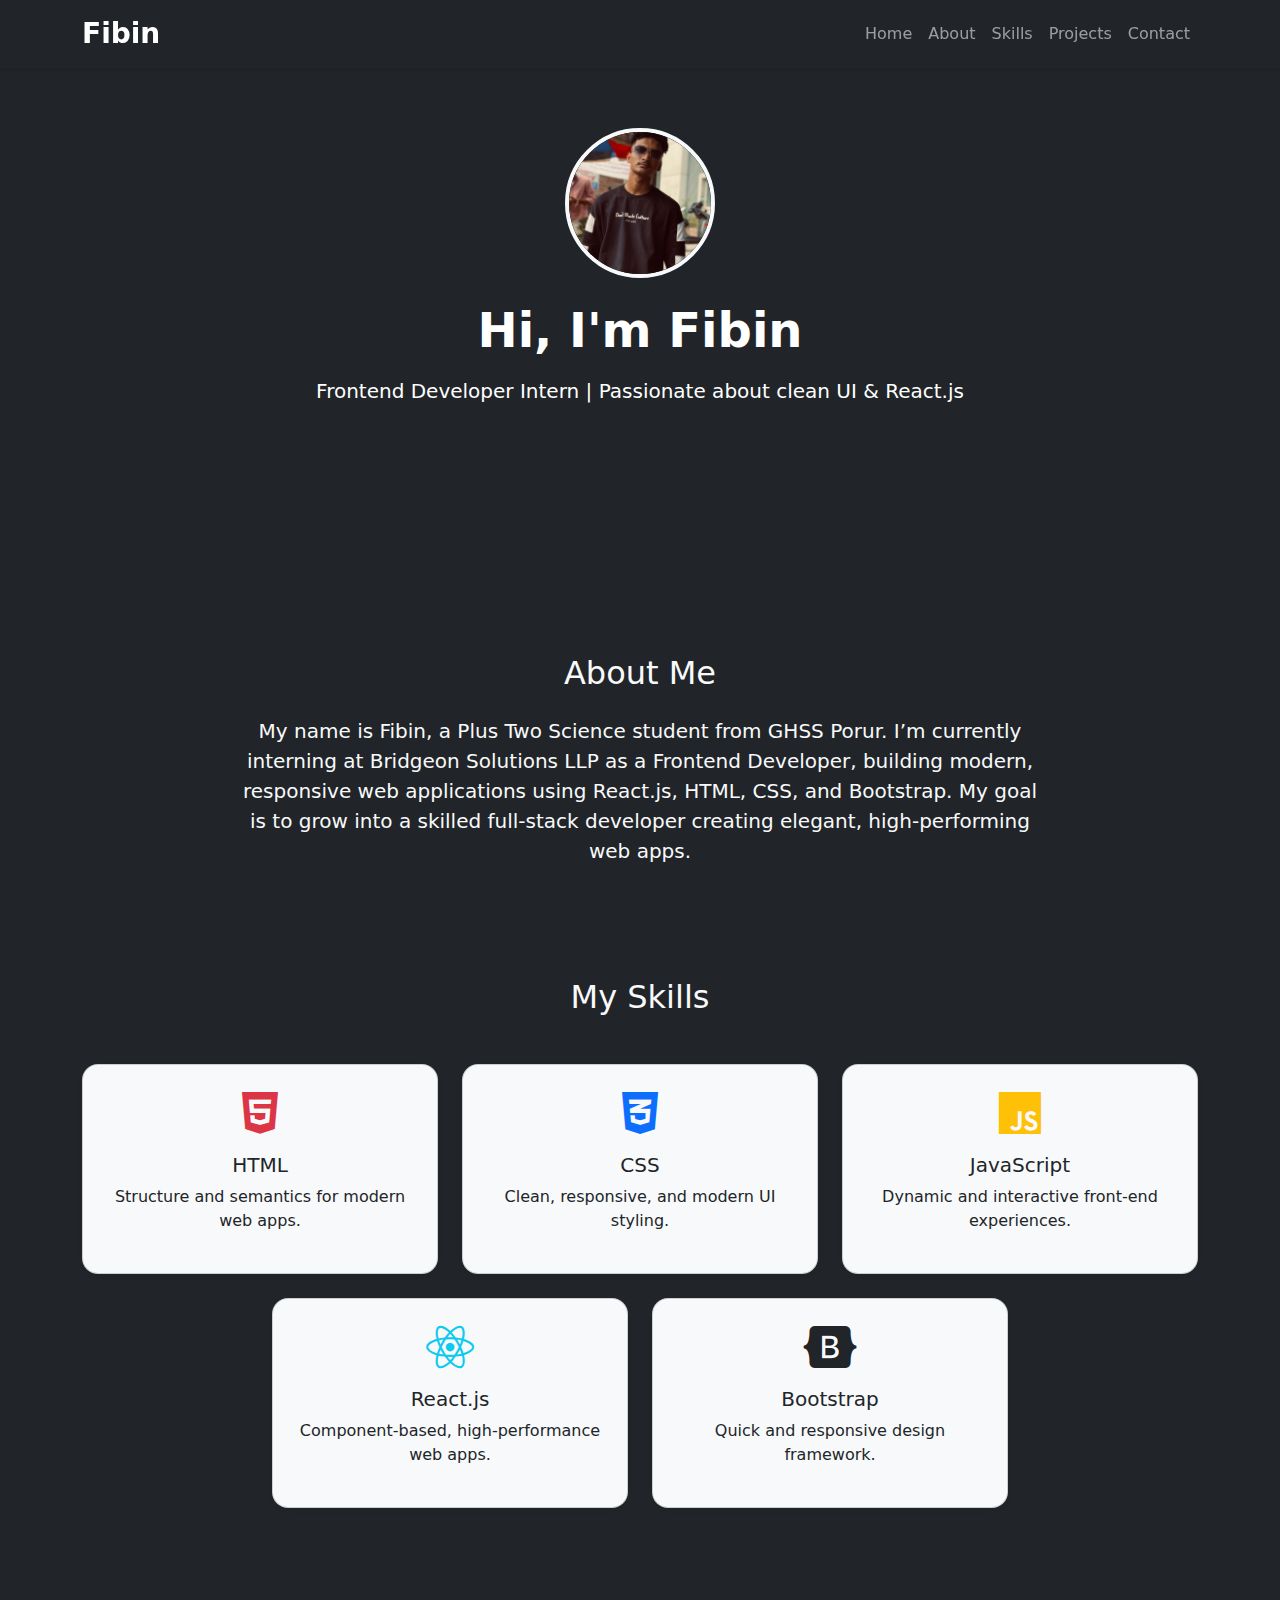
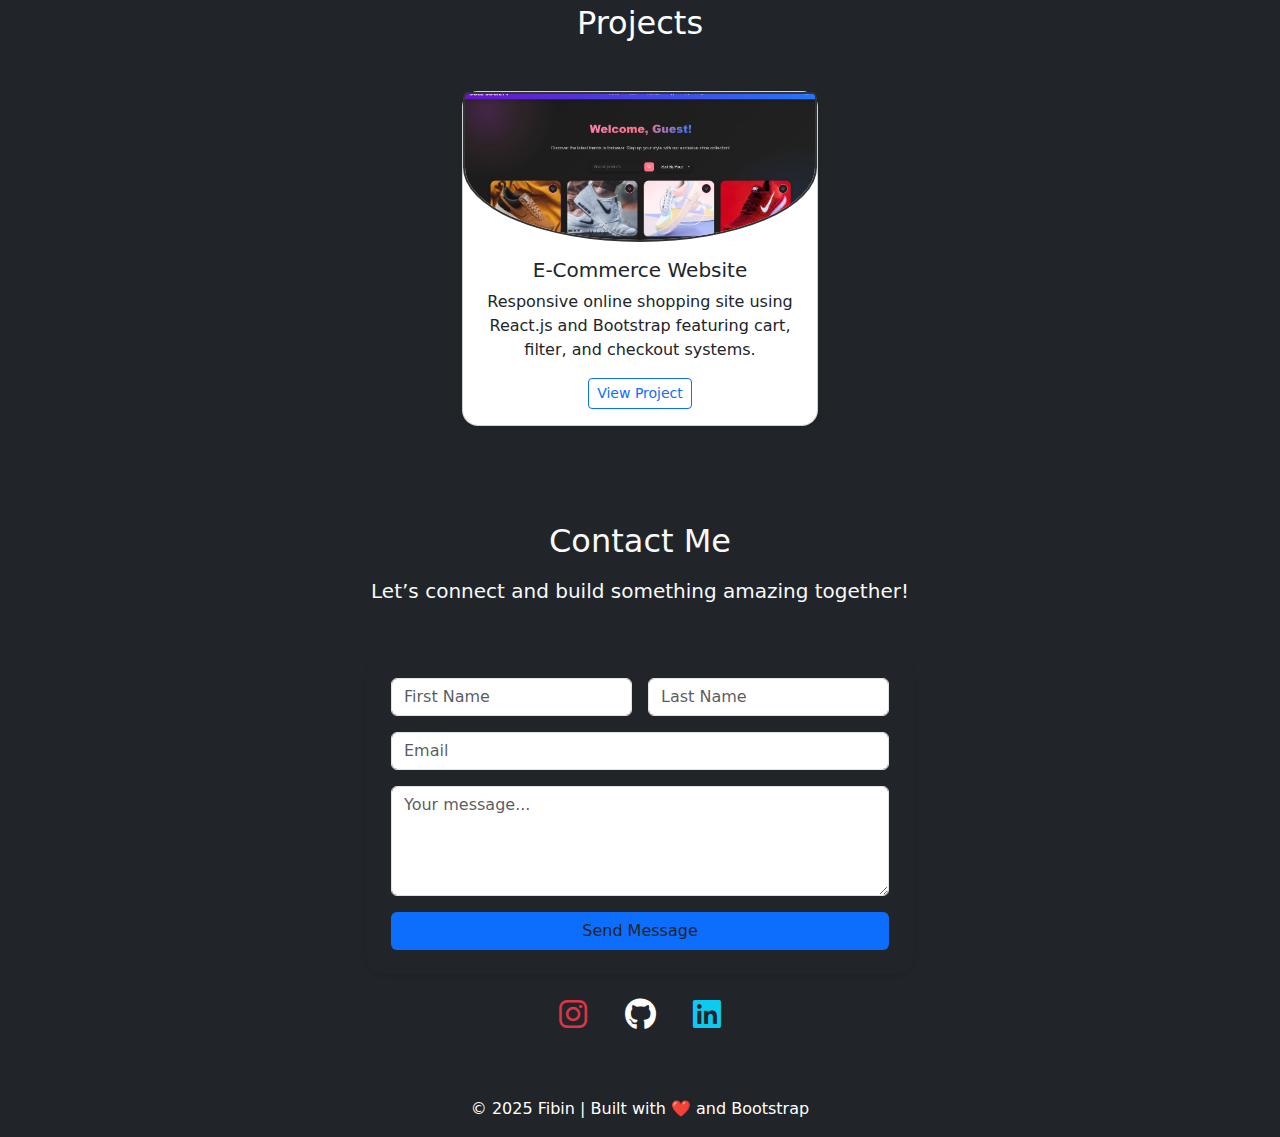
<file: index.html>
<!DOCTYPE html>
<html lang="en">
<head>
  <meta charset="UTF-8" />
  <meta name="viewport" content="width=device-width, initial-scale=1.0" />
  <title>Fibin | Frontend Developer</title>

  <!-- Bootstrap -->
  <link href="https://cdn.jsdelivr.net/npm/bootstrap@5.3.3/dist/css/bootstrap.min.css" rel="stylesheet">

  <!-- Font Awesome -->
  <link rel="stylesheet" href="https://cdnjs.cloudflare.com/ajax/libs/font-awesome/6.7.2/css/all.min.css" />

  <!-- Google Font -->
  <link href="https://fonts.googleapis.com/css2?family=Poppins:wght@300;400;600;700&display=swap" rel="stylesheet">

  <!-- Custom CSS -->
  <link rel="stylesheet" href="style.css">
  <link rel="icon" type="image/png" href="WhatsApp Image 2025-05-02 at 15.07.00_23ce9467.jpg">
</head>

<body>
  <!-- Navbar -->
  <nav class="navbar navbar-expand-lg navbar-dark bg-dark shadow-sm fixed-top">
    <div class="container">
      <a class="navbar-brand fw-bold fs-3" href="#">Fibin</a>
      <button class="navbar-toggler" data-bs-toggle="collapse" data-bs-target="#menu">
        <span class="navbar-toggler-icon"></span>
      </button>
      <div class="collapse navbar-collapse justify-content-end" id="menu">
        <ul class="navbar-nav">
          <li class="nav-item"><a class="nav-link" href="#hero">Home</a></li>
          <li class="nav-item"><a class="nav-link" href="#about">About</a></li>
          <li class="nav-item"><a class="nav-link" href="#skills">Skills</a></li>
          <li class="nav-item"><a class="nav-link" href="#projects">Projects</a></li>
          <li class="nav-item"><a class="nav-link" href="#contact">Contact</a></li>
        </ul>
      </div>
    </div>
  </nav>

  <!-- Hero Section -->
  <section id="hero" class="d-flex align-items-center text-center bg-dark text-white" style="padding:8rem 0;">
    <div class="container">
      <img src="WhatsApp Image 2025-05-02 at 15.07.00_23ce9467.jpg" width="160" class="rounded-circle border border-4 border-light mb-4" alt="Fibin">
      <h1 class="display-5 fw-bold mb-3">Hi, I'm <span class="text-accent">Fibin</span></h1>
      <p class="lead mb-4">Frontend Developer Intern | Passionate about clean UI & React.js</p>
      <a href="#projects" class="btn btn-accent btn-lg">View My Work</a>
    </div>
  </section>

  <!-- About Section -->
  <section id="about" class="py-5 bg-dark text-light">
    <div class="container text-center">
      <h2 class="section-title text-accent mb-4">About Me</h2>
      <p class="lead mx-auto" style="max-width:800px;">
        My name is <strong>Fibin</strong>, a Plus Two Science student from GHSS Porur. I’m currently interning at <strong>Bridgeon Solutions LLP</strong> as a Frontend Developer, building modern, responsive web applications using <strong>React.js, HTML, CSS, and Bootstrap</strong>. My goal is to grow into a skilled full-stack developer creating elegant, high-performing web apps.
      </p>
    </div>
  </section>

 <!-- Skills Section -->
<section id="skills" class="py-5 bg-dark text-light">
  <div class="container text-center">
    <h2 class="section-title text-accent mb-5">My Skills</h2>
    <div class="row g-4 justify-content-center">
      
      <div class="col-sm-6 col-md-4">
        <div class="card bg-light text-dark p-4 shadow-sm rounded-4 h-100">
          <i class="fa-brands fa-html5 fa-3x text-danger mb-3"></i>
          <h5>HTML</h5>
          <p>Structure and semantics for modern web apps.</p>
        </div>
      </div>

      <div class="col-sm-6 col-md-4">
        <div class="card bg-light text-dark p-4 shadow-sm rounded-4 h-100">
          <i class="fa-brands fa-css3-alt fa-3x text-primary mb-3"></i>
          <h5>CSS</h5>
          <p>Clean, responsive, and modern UI styling.</p>
        </div>
      </div>

      <div class="col-sm-6 col-md-4">
        <div class="card bg-light text-dark p-4 shadow-sm rounded-4 h-100">
          <i class="fa-brands fa-js fa-3x text-warning mb-3"></i>
          <h5>JavaScript</h5>
          <p>Dynamic and interactive front-end experiences.</p>
        </div>
      </div>

      <div class="col-sm-6 col-md-4">
        <div class="card bg-light text-dark p-4 shadow-sm rounded-4 h-100">
          <i class="fa-brands fa-react fa-3x text-info mb-3"></i>
          <h5>React.js</h5>
          <p>Component-based, high-performance web apps.</p>
        </div>
      </div>

      <div class="col-sm-6 col-md-4">
        <div class="card bg-light text-dark p-4 shadow-sm rounded-4 h-100">
          <i class="fa-brands fa-bootstrap fa-3x text-purple mb-3"></i>
          <h5>Bootstrap</h5>
          <p>Quick and responsive design framework.</p>
        </div>
      </div>

    </div>
  </div>
</section>


  <!-- Projects Section -->
  <section id="projects" class="py-5 bg-dark text-white">
    <div class="container text-center">
      <h2 class="section-title text-accent mb-5">Projects</h2>
      <div class="row g-4 justify-content-center">
        <div class="col-sm-6 col-md-4">
          <div class="card shadow-sm rounded-4">
            <img src="Screenshot 2025-10-21 114647.png" class="card-img-top" alt="E-Commerce Project">
            <div class="card-body">
              <h5 class="card-title">E-Commerce Website</h5>
              <p class="card-text">Responsive online shopping site using React.js and Bootstrap featuring cart, filter, and checkout systems.</p>
              <a href="#" class="btn btn-outline-primary btn-sm">View Project</a>
            </div>
          </div>
        </div>
      </div>
    </div>
  </section>

  <!-- Contact Section -->
  <section id="contact" class="py-5 bg-dark text-light">
    <div class="container text-center">
      <h2 class="section-title text-accent mb-3">Contact Me</h2>
      <p class="lead mb-5">Let’s connect and build something amazing together!</p>
      <div class="row g-4 justify-content-center">
        <div class="col-lg-6 col-md-8">
          <div class="contact-card p-4 rounded-4 shadow-sm">
            <form onsubmit="showAlert(event)">
              <div class="row g-3">
                <div class="col-md-6">
                  <input type="text" class="form-control contact-input" placeholder="First Name" required>
                </div>
                <div class="col-md-6">
                  <input type="text" class="form-control contact-input" placeholder="Last Name" required>
                </div>
              </div>
              <input type="email" class="form-control contact-input mt-3" placeholder="Email" required>
              <textarea class="form-control contact-input mt-3" rows="4" placeholder="Your message..." required></textarea>
              <button type="submit" class="btn btn-accent mt-3 w-100 bg-primary" >Send Message</button>
            </form>
          </div>
        </div>
        <div class="col-12 mt-4">
          <a href="https://www.instagram.com/____fib__in/" class="mx-3"><i class="fa-brands fa-instagram fa-2x text-danger"></i></a>
          <a href="https://github.com/fibin4056x" class="mx-3"><i class="fa-brands fa-github fa-2x text-white"></i></a>
          <a href="https://www.linkedin.com/in/fibin" class="mx-3"><i class="fa-brands fa-linkedin fa-2x text-info"></i></a>
        </div>
      </div>
    </div>
  </section>

  <!-- Footer -->
  <footer class="py-3 bg-dark text-white text-center">
    © 2025 Fibin | Built with ❤️ and Bootstrap
  </footer>

  <!-- Scripts -->
  <script>
    function showAlert(e) {
      e.preventDefault();
      alert("✅ Thank you, your message has been sent successfully!");
    }
  </script>
  <script src="https://cdn.jsdelivr.net/npm/bootstrap@5.3.3/dist/js/bootstrap.bundle.min.js"></script>
</body>
</html>
</file>
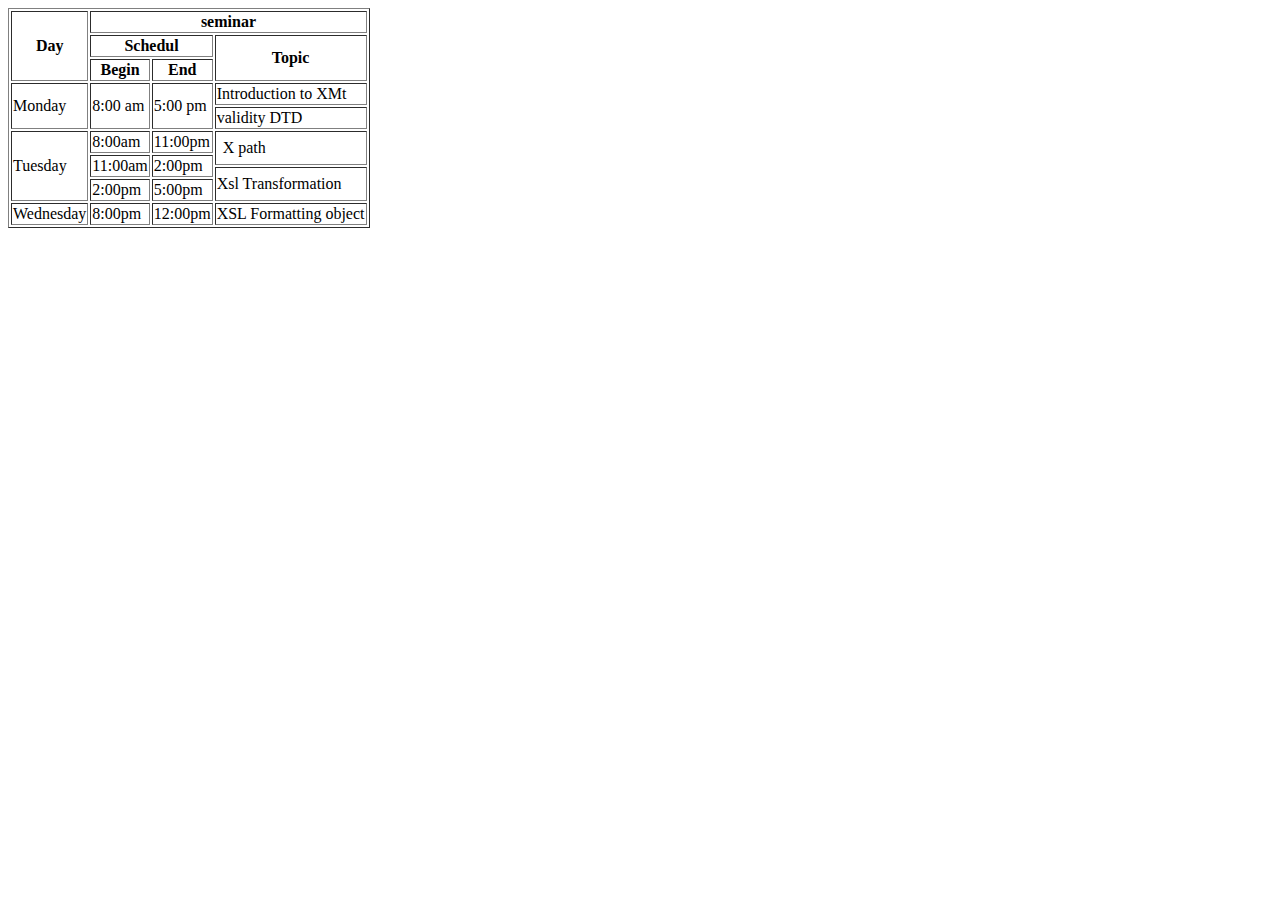
<file: day 2.html>
<!DOCTYPE>
<html>
    <head>
        <title>day2</title>
        <style>
           
        </style>
    </head>
    <body>
        <table border="solid 1px">
            <thead >
               <tr>
                <th rowspan="3">Day</th>
                <th colspan="3">seminar</th>
               </tr> 
               <tr>
                <th colspan="2">Schedul</th>
                <th rowspan="2">Topic</th>
               </tr>
               <tr>
                <th colspan="1" >Begin</th>
                <th colspan="1">End</th>
                
               </tr>
            </thead>
          <tbody>
            <tr>
                <td rowspan="2">Monday</td>
                <td rowspan="2">8:00 am</td>
                <td rowspan="2">5:00 pm</td>
                <td rowspan="1">Introduction to XMt</td>
            </tr>
            <tr>
                <td rowspan="1"> validity DTD</td>
            </tr>
            <tr>
                <td rowspan="4">Tuesday</td>
                <td >8:00am</td>
                <td>11:00pm</td>
                <td rowspan="2" style="padding: 7px;">X path</td>
            </tr>

            
            
            <tr>
                <td rowspan="2">11:00am</td>
                <td rowspan="2">2:00pm</td>
               
            </tr>
          <tr>
            <td rowspan="2">Xsl Transformation</td>
          </tr>
            <tr>
                <td>2:00pm</td>
                <td>5:00pm</td>
            </tr>
           <tr>
            <td>Wednesday</td>
            <td>8:00pm</td>
            <td>12:00pm</td>
            <td>XSL Formatting object</td>
           </tr>
           
          </tbody>
        </table>
    </body>
</html>
</file>
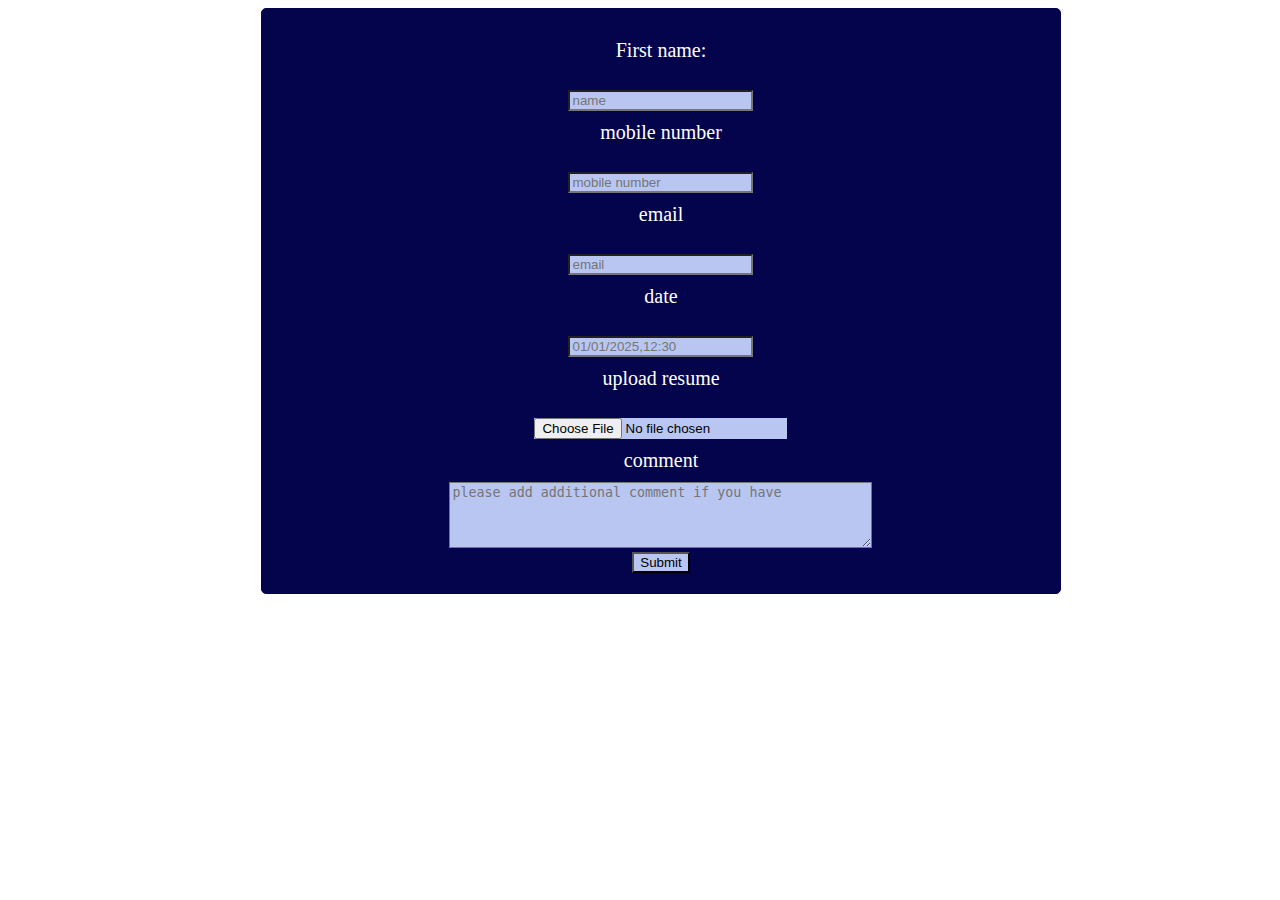
<file: form.html>
<!DOCTYPE html>
<html>
    <head>
        <title>Form Example</title>
        <style>
            form {
                width: 60%;
                margin:  auto;
                margin-left: 20%;
                padding:20px;
                border: 1px solid rgb(4, 4, 76);
                border-radius: 5px;
                background-color: rgb(4, 4, 76);
                text-align: center;
                 align-items: center;
                flex-direction: column;}
            label {
                display: block;
                font-size: 20px;
                color: white;
                padding: 10px;
            }
            input {
                color: black;
               background-color:rgb(185, 198, 242)
               
            }
            textarea {
                color: black;
               background-color:rgb(185, 198, 242)
               
            }
            
        </style>

    </head>
<body>



<form>
    <span>
    
  <label for="name">First name:</label><br>
  <input type="text" id="fname" name="fname" placeholder="name""><br>
  <label for="number">mobile number</label><br> 
  <input type="number" placeholder="mobile number" id="number" name="number"><br>
  <label for="email">email</label><br>
  <input type="email" id="email" name="email" placeholder="email"><br>
  <label for="date">date</label><br>
    <input type="date,time" id="date" name="date" placeholder="01/01/2025,12:30"><br>
    <label for="resume">upload resume </label><br>
    <input type="file" id="resume" name="resume" accept=".pdf" placeholder="no file selected"><br>
    <label for="comment">comment</label>
    <textarea id="comment" name="comment" rows="4" cols="50" placeholder="please add additional comment if you have"></textarea><br>
    <input type="submit" value="Submit">
</form>

</body>
</html>
</file>
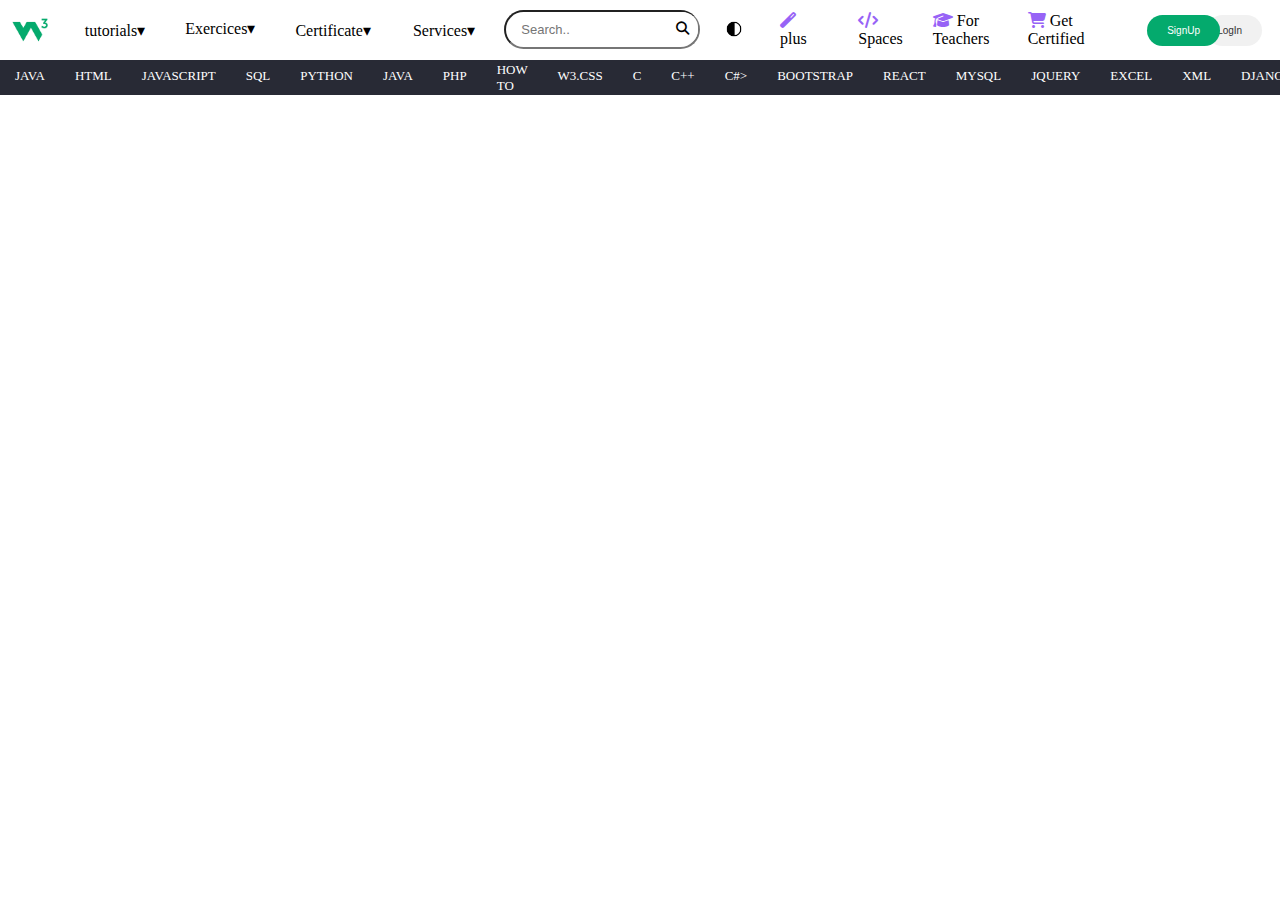
<file: day6/day6.html>
<!DOCTYPE html>
<html lang="en">
<head>
    <meta charset="UTF-8">
    <meta name="viewport" content="width=device-width, initial-scale=1.0">
    <title>Day6</title>
    <link rel="stylesheet" href="day6.css">
    <link rel="stylesheet" href="https://cdnjs.cloudflare.com/ajax/libs/font-awesome/6.5.0/css/all.min.css">

</head>
<body>
    <header>
        <nav class="nav-bar">
            <div class="logo">
                <img class="image" src="download.png" alt="">
            </div>
            <div class="tutorials">
                 <p class="tuto">tutorials&#9662;</p>
            </div>
            <div class="exercices">
                <p class="exc">Exercices&#9662;</p>
            </div>
            <div class="certificate">
                <p class="cert">Certificate&#9662;</p>
            </div>
            <div class="services">
                <p class="ser">Services&#9662;</p>
            </div>
            <div class="search-bar">
                <input class="search" type="text" placeholder="  Search..">
                <button type="submit"><i class="fa fa-search"></i></button>
            </div>
            <button class="butt-dw"><img class="image-dw" src="WhatsApp Image 2025-04-15 at 15.02.31_6087dde7.jpg" alt=""></button>
            
            <div class="icons-last">
                <a class="icon-item" href=""><i class="fas fa-magic"></i>plus</a>
al                 <a class="icon-item" href=""><i class="fas fa-code"></i> Spaces</a>
                <a class="icon-item" href=""><i class="fas fa-graduation-cap"></i> For Teachers</a>
                <a class="icon-item" href=""><i class="fas fa-shopping-cart"></i> Get Certified</a>
            </div>

            <div class="buttons">
                <button class="log">LogIn</button>
                <button class="btn">SignUp</button>
            </div>
                
        </nav>
        <header>
            <div class="head">
                <ul>JAVA</ul>
                <ul>HTML</ul>
                <ul>JAVASCRIPT</ul>
                <ul>SQL</ul>
                <ul>PYTHON</ul>
                <ul>JAVA</ul>
                <ul>PHP</ul>
                <ul style="display: flex; align-items:center ;">HOW TO</ul>
                <ul>W3.CSS</ul>
                <ul>C</ul>
                <ul>C++</ul>
                <ul>C#></ul>
                <ul>BOOTSTRAP</ul>
                <ul>REACT</ul>
                <ul>MYSQL</ul>
                <ul>JQUERY</ul>
                <ul>EXCEL</ul>
                <ul>XML</ul>
                <ul>DJANGO</ul>
                <ul>NUMPY</ul>
            </div>
        </header>
    </header>
</body>
</html>
</file>
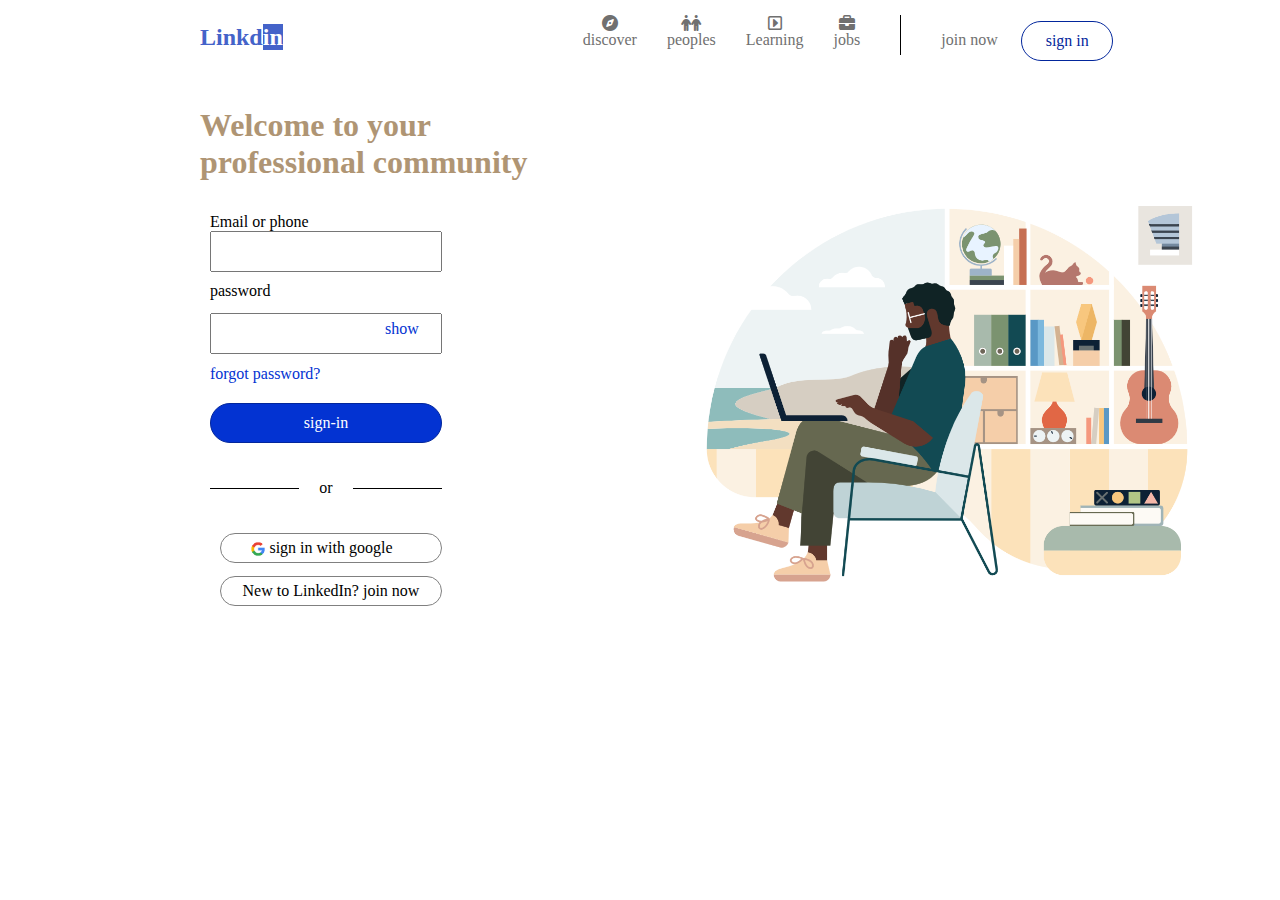
<file: day8/linkdin-login page.html>
<!DOCTYPE html>
<html lang="en">
<head>
    <meta charset="UTF-8">
    <meta name="viewport" content="width=device-width, initial-scale=1.0">
    <title>Document</title>
    <link rel="stylesheet" href="linkdin-login page.css">
    <link rel="stylesheet" href="https://cdnjs.cloudflare.com/ajax/libs/font-awesome/6.7.2/css/all.min.css" integrity="sha512-Evv84Mr4kqVGRNSgIGL/F/aIDqQb7xQ2vcrdIwxfjThSH8CSR7PBEakCr51Ck+w+/U6swU2Im1vVX0SVk9ABhg==" crossorigin="anonymous" referrerpolicy="no-referrer" />

</head>
<body>
    <header>
        <nav>
        <div class="first-row">
        <div class="top-left-icon">
            <p id="linkd">Linkd<mark>in</mark> </p>
        </div>
        <div class="top-center-icon">

            <div class="discover"><a  href=""><div><i class="fa-solid fa-compass"  style="display: flex; justify-content: center;" ></i>
            </div>discover</a> 
            </div>
            <div class="peoples">
            <a href=""><div  style="display: flex; justify-content: center;"><i class="fa-solid fa-person" ></i><i class="fa-solid fa-person"  ></i></div>peoples</a> 
            </div>
            <div class="Learning"  >
                <a href="#"><div>         <i class="fa-regular fa-square-caret-right"  style="display: flex; justify-content: center;"></i></div>
                Learning</a></div>
                <div  class="border">
                <div class="jobs" ><a href="#"><div  style="display: flex; justify-content: center;">
                <i class="fa-solid fa-briefcase"  ></i></div><div  style="display: flex; justify-content: center;">jobs</div></a>
                </div>   
            </div>
            <div class="top-right-icon">
            <div >    <p class="join-now">join now</p></div>
               <div> <p class="sign-in">sign in</p></div>
            </div>
        </div>
           

        
        </nav>
    </header>
<div>
        <div class="text"><p>Welcome to your <br>professional community</p></div>
   
        <div class="form">
            <form action="">
                <div class="email"> 
                  <div class="phone">Email or phone</div>
                   <input type="text" id="text" style="height: 35px;" ></div>
                <div class="password">
                    <div  class="password1">password</div>
                    <input type="password" id="password"  style="height: 35px;"><div class="show">show</div>
                    </div>
                <div class="forgot-password" style="color: rgb(3,51,210) ;">forgot password?</div>
                <div class="sign-now">sign-in</div>
                <div class="line">
                    <div class="or"></div>
                    <p id="or">or</p>
                    <div class="or"></div>
                </div>
                <div class="btn-box">
                    <a href="" id="google">sign in with google</a>
                    <img src="google.png" alt="" id="png">
                    
                </div>
                
                    <div class="new"> New to LinkedIn? join now</div>
                     </div>
            </form>
            <div class="doc">
                <img src="image1.png" alt="">
           
            
</div>


            
  
</body>
</html>
</file>
<file: style.css>
body{
    background-color: #131314 !important;
}
#navbar{
    position: sticky;
    top: 0;
    z-index: 2;
}

#FIBIN{
    color:  #C2FF3F;
}
#HOME{
    color:  #C2FF3F;
}
#HOME:hover{
    text-transform: uppercase;
    color:#aba9af;

}
#ABOUT{
    color:  #C2FF3F;
}
#ABOUT:hover{
    text-transform: uppercase;
    color:#aba9af;
}
#SKILLS{
    color:  #C2FF3F;

}
#SKILLS:hover{
    text-transform: uppercase;
    color:#aba9af;
}
#PORTFOLIO{
    color:  #C2FF3F;
}
#PORTFOLIO:hover{
    text-transform: uppercase;
    color:#aba9af;
}
#CONTACT{
    color:  #C2FF3F;
}
#CONTACT:hover{
    text-transform: uppercase;
    color:#aba9af;
}

/* body */
img{
    display: flex;
    width: 100px;
    height: 150;
    justify-self: center;
    width: 150px;       
  height: 150px;        
  object-fit: cover;   
  border-radius: 50%;   
  border: 2px solid #333
}
.picture{
    display: flex;
    justify-self: center;
    width: 150px;
    height: 150px;
    object-fit: cover;
    border-radius: 50%;
    box-shadow: 0 0 20px 5px rgba(33, 33, 33, 0.7)
    
}  
.picture:hover{
    box-shadow: 0 0 25px 10px  #C2FF3F;
    transition: box-shadow 0.3s ease-in-out;
}
.class{
    display: grid;
    grid-template-rows: repeat(2,100px);
    justify-content: center;
    align-items: center;
    text-decoration: double;
    color: #C2FF3F;
    
}
#fibin{
    display: flex;
    justify-content: center;
    font-family: Georgia, 'Times New Roman', Times, serif;
    font-size: xx-large;
}
#full{
    font-family: 'Franklin Gothic Medium', 'Arial Narrow', Arial, sans-serif;
    font-size: large;
   
    margin-bottom: 100px;
    height: 10px;
    
}
#about-me{
    display: flex;
    justify-content: center;
    font-family: sans-serif;
    font-size: xx-large;
    color: #C2FF3F;

}
#para>p{
    color:bisque;
    text-align: center;
    text-size-adjust: auto;
}
/* skills */
label{
    color:#C2FF3F ;
}
#ME{
    display: flex;
    justify-content: center;
    font-family: sans-serif;
    font-size: xx-large;
    color: #C2FF3F;
}
.progress{
    display: flex;
    justify-content: end;
}
#p1{
    background-color: aliceblue;
}
#p1:hover{
    background-color: #333;
    transform: translateX(-1); 
}
#pro{
    margin-top: 10%;
    display: grid;
    grid-template-columns: repeat(2,1fr);
    color: #aba9af;
    justify-content: space-between;
    
}
@media (max-width: 768px){
    #pro{
        margin-top: 10%;
        display: grid;
        grid-template-columns: 1fr;
        color: #aba9af;
        justify-content: space-between;
      
    } 
}
.card-body{
    border-radius: 0% !important;
}
/* project */
#Perf
{
    display: flex;
    justify-content: center;
    
    font-family: sans-serif;
    font-size: xx-large;
    color: #C2FF3F;
    margin-top: 100px;
    margin-bottom: 0px;


}
/* conctact1 */
#co{
    display: flex;
    justify-content: center;
    font-family: sans-serif;
    font-size: xx-large;
    position: relative;
    margin-top: 100px;
    color: #C2FF3F;
}
/* conctact2 */
.icons{
    display: flex;
    justify-content: space-around;
    width: 200px;
    margin-left: 45px;

}
.icons i{
    color: rgb(22, 107, 254);
    font-size: xx-large;
   
}
.last{
    color: rgb(22, 107, 254);
    display: flex;
    justify-content:space-between;
}
.insta{
    display: grid;
    justify-items: center;
    align-items: baseline;
}
</file>
<file: day6/day6.css>
*{
    padding: 0%;
    margin: 0%;

}
.nav-bar{
    color: #fff;
    height: 60px;
    background-color: #fff;
    display: flex;
 
}
.logo{
    width: 60px;
    padding: 10px;
    display: flex;
}
.image{
    max-width: 50px;
}
.tutorials{
    width: 130px;
    cursor: pointer;
}
.tuto{
    padding: 21px;
    color: black;
}
.tuto:hover{
    background-color: rgb(75, 132, 75);
    color: white;
}
.cetificate{
    width: 12px;
}
.cert{
    padding: 21px;
    height: 12px;
    color: black;
    cursor: pointer;
}
.cert:hover{
    background-color: rgb(75, 132, 75);
    color: white;
}
.exercices{
    width: 130px;
    cursor: pointer;
}
.exc{
    padding: 19px;
    color: black;
    cursor: pointer;
}
.exc:hover{
    background-color: rgb(75, 132, 75);
    color: white;
    height: 15px;
}
.services{
    width: 130px;
}
.ser{
    padding: 21px;
    color: black;
    cursor: pointer;
}
.ser:hover{
    background-color: rgb(75, 132, 75);
    color: white;
}
.search-bar{
    padding: 10px 8px;
}
.search{
    position: relative;
    display: block;
    padding: 10px 8px;
    float: left;
    overflow: hidden;
    width: auto;
}
.search-bar input[type="text"]{
    border-radius: 20px;
    
    overflow: hidden;
    font-size: 13px;
}

.search-bar button{
   position: absolute;
    cursor: pointer;
    padding: 9px;
    overflow: hidden;
    border-radius: 23px;
    margin-top: 2px;
    margin-left: -33px;
    background-color:#fff;
    border: none;
}
.search-bar button:hover{
    background-color: #d3d3d3;
}
.butt-dw{
    padding: 10px 8px;
    border-radius: 25px;
    border: none;
    cursor: pointer;
    background-color: #fff;
}
.image-dw{
    max-width: 18px;
    padding: 9px;
    border-radius: 25px;
    display: inline-block;
}
.image-dw:hover{
    background-color: aliceblue;
}
.head{
    height: 35px;
    background-color: #282A35;
    display: flex;
    width: 100%;
}
ul{
    color: #fff;
    display: inline-block;
    padding: 7.5px 15px;
    font-size: 15px;
    cursor: pointer;
    display: flex;
}
ul:hover{
    color: white;
    background-color: black;
}
.icons-last{
    display: flex;
    justify-content: center;
    align-items: center;
    gap: 10px;
    padding: 10px;
    
}
  .icon-item{
    border-radius: 25px;
    display: flex;
    display: inline;
    justify-content: center;
    align-items: center;
    flex-direction: column;
    background-color: #fff;
    display: inline-block;
 }
 .icon-item:hover{
    background-color: #f2f2f2;
 }
 a.icon-item{
    padding: 10px;
 }
 .fas{
    color: #9763f6;
 }
 a{
    text-decoration: none;
    color: black;
 }
 .buttons{
    margin-left: 100px;
    margin-right: 20px;
    display: flex;
    align-items: center;
    padding: 10px;
    padding-left: 20px;
    
 }
 .button1{
    padding: 13px;
    background-color: aqua;
    border-radius: 25px;
 }
 .btn{
    padding: 10px 20px;
    border: none;
    border-radius: 25px;
    font-size: 15px;
    background-color: #04AA6D;
    color: white;
    position: relative; 
    right: 10px;
    margin-left: -155px;
    margin-right: 20px;
    font-size: 10px !important;
 }
 .log{
    padding: 10px 20px;
    border: none;
    border-radius: 25px;
    font-size: 10px;
    background-color: #f1f1f1;
    color: #333;
    position: relative;
    right: 25px;
    padding-left: 10px;
    margin-right: 25px;
    size: 15px!important;
 }
 .log:hover{
    background-color: #078a5a;
    color: #fff;
 }
 .btn:hover{
    background-color: #078a5a;
 }
 div>ul {
    font-size: small;
 }
</file>
<file: day8/linkdin-login page.css>
body {
    margin :0px;
    padding: 0px;
}
.first-row {
    display:flex;
    align-items: center;
}
.top-left-icon {
    display: flex;
    justify-self: flex-start;
    position: relative;
    color: rgb(68,99,201);
    font-size: x-large;
    margin-left: 200px;
    font-weight: bold;
}
mark { 
    background-color:  rgb(68,99,201);
    color: white;
}
.top-center-icon {

   height: 45px;
    display: grid;
    column-gap: 30px;
    font-size: small;
    grid-template-columns: repeat(6,1fr);
    position: relative;
    right: 200px;
    color: rgb(3, 51, 210);
    font-size: medium;
    margin-left: 500px;
    
}
.discover {
    display: grid;
    grid-template-rows: repeat(2, 1fr);
    position: relative;
    align-items: center;

  
}
.peoples {
    position: relative;
    display: grid;
    grid-template-rows: repeat(2, 1fr);
align-items: center;
}
.work {
    position: relative;
    display: grid;
    grid-template-rows: repeat(2, 1fr);
    align-items: center;
}
.Learning {
    position: relative;
    display: grid;
    grid-template-rows: repeat(2, 1fr);
    
}
.jobs {
    position: relative;
    display: grid;
    grid-template-rows: repeat(2, 1fr);
    row-gap: 0px;
    align-items: center;
}
a {
    text-decoration: none;
    color: rgb(112, 112, 112);;
}
.top-right-icon {
    display: flex;
    justify-self: flex-end;
    align-content: baseline;
    position: relative;
    right: 200px;
    font-size: medium;
    margin-left: 210px;
    text-align: center;
    border-left: 1px solid black;
    height: 40px;
    padding-left: 30px;
}
.join-now{
    display: flex;
    justify-self: baseline;
    padding-right: 30px;
    padding-inline:10px ;
    width: 70px;
    color:  rgb(112, 112, 112)

}
.sign-in{
    display: flex;
    justify-content: center;  
 padding: 10px;
  width: 70px;
    color: rgb(2, 38, 156);
    border:1px solid rgb(2, 38, 156);
    border-radius: 20px;
    position: relative;
    bottom: 10px;

} 
.text {
    display: flex;
    justify-content: flex-start;
    align-items: center;
    position: relative;
    
    left: 200px;
    font-size: xx-large;
    font-weight: bold;
    color: #af9574;
}
.form  {
    display: grid;
    justify-content: flex-start;
    align-items: center;
    align-self: first baseline;
    margin-left: 210px;
    width:500px
}
.email {
    display: grid;
    grid-template-columns: 10px, 35px;
}
.phone {
    display: grid;
    grid-template-columns: 10px, 35px;
}
.password {
    display: grid;
    grid-template-columns: 10px, 35px;
    grid-template-rows: repeat(2, 1fr);
}
.password1 {
    position: relative;
    margin-top : 10px;
}
.show {
    position: absolute;
    left: 385px;
    top: 320px;
    color: rgb(3, 51, 210);
}
.forgot-password {
    
    position: relative;
    margin-top: 11px;
}
.sign-now {
    display: grid;
    justify-content: center;
    align-items: center;
    position: relative;  
 padding: 10px;
  width: 210px;
  margin-top: 20px;
    color:white;
    background-color:rgb(3, 51, 210) ;
    border:1px solid rgb(2, 38, 156);
    border-radius: 20px;
    
}
.or {
    width: 87%;
    height: 1px;
    background-color: black;
    position: relative;
    margin-top: 45PX;



}
#or {
    padding: 20px;
}
.line {
    display : flex;
}


#google {
    display: flex;
    justify-content: center;
    align-items: center;
    position: relative;  
 padding: 5px;
  width: 210px;
  height: fit-content;
    color: black;
    border:1px solid gray;
    border-radius: 20px;
    margin-top: 0px;
    margin-left: 10px;
    font-weight: 20px;
}
#png{
    display: flex;
    justify-content: flex-start;
    align-items: baseline;
    margin-right: 20px;
    width: 20px;
    height: 20px;
    padding: 5px;
    position: relative;
    margin-top: -29px;
    margin-left: 33px;

}
.new {
    display: flex;
    justify-content: center;
    align-items: center;
    position: relative;  
 padding: 5px;
  width: 210px;
  height: fit-content;
    color: black;
    border:1px solid gray;
    border-radius: 20px;
    margin-top: 12px;
    margin-left: 10px;
    font-weight: 20px;
}
.doc {
    display: flex;
    width: 50px;
    justify-content: flex-end;
    height: 400px;    
    position: relative;
    margin-bottom: 0;
    margin-left: 90%;
    margin-top: -400px;
}
</file>
